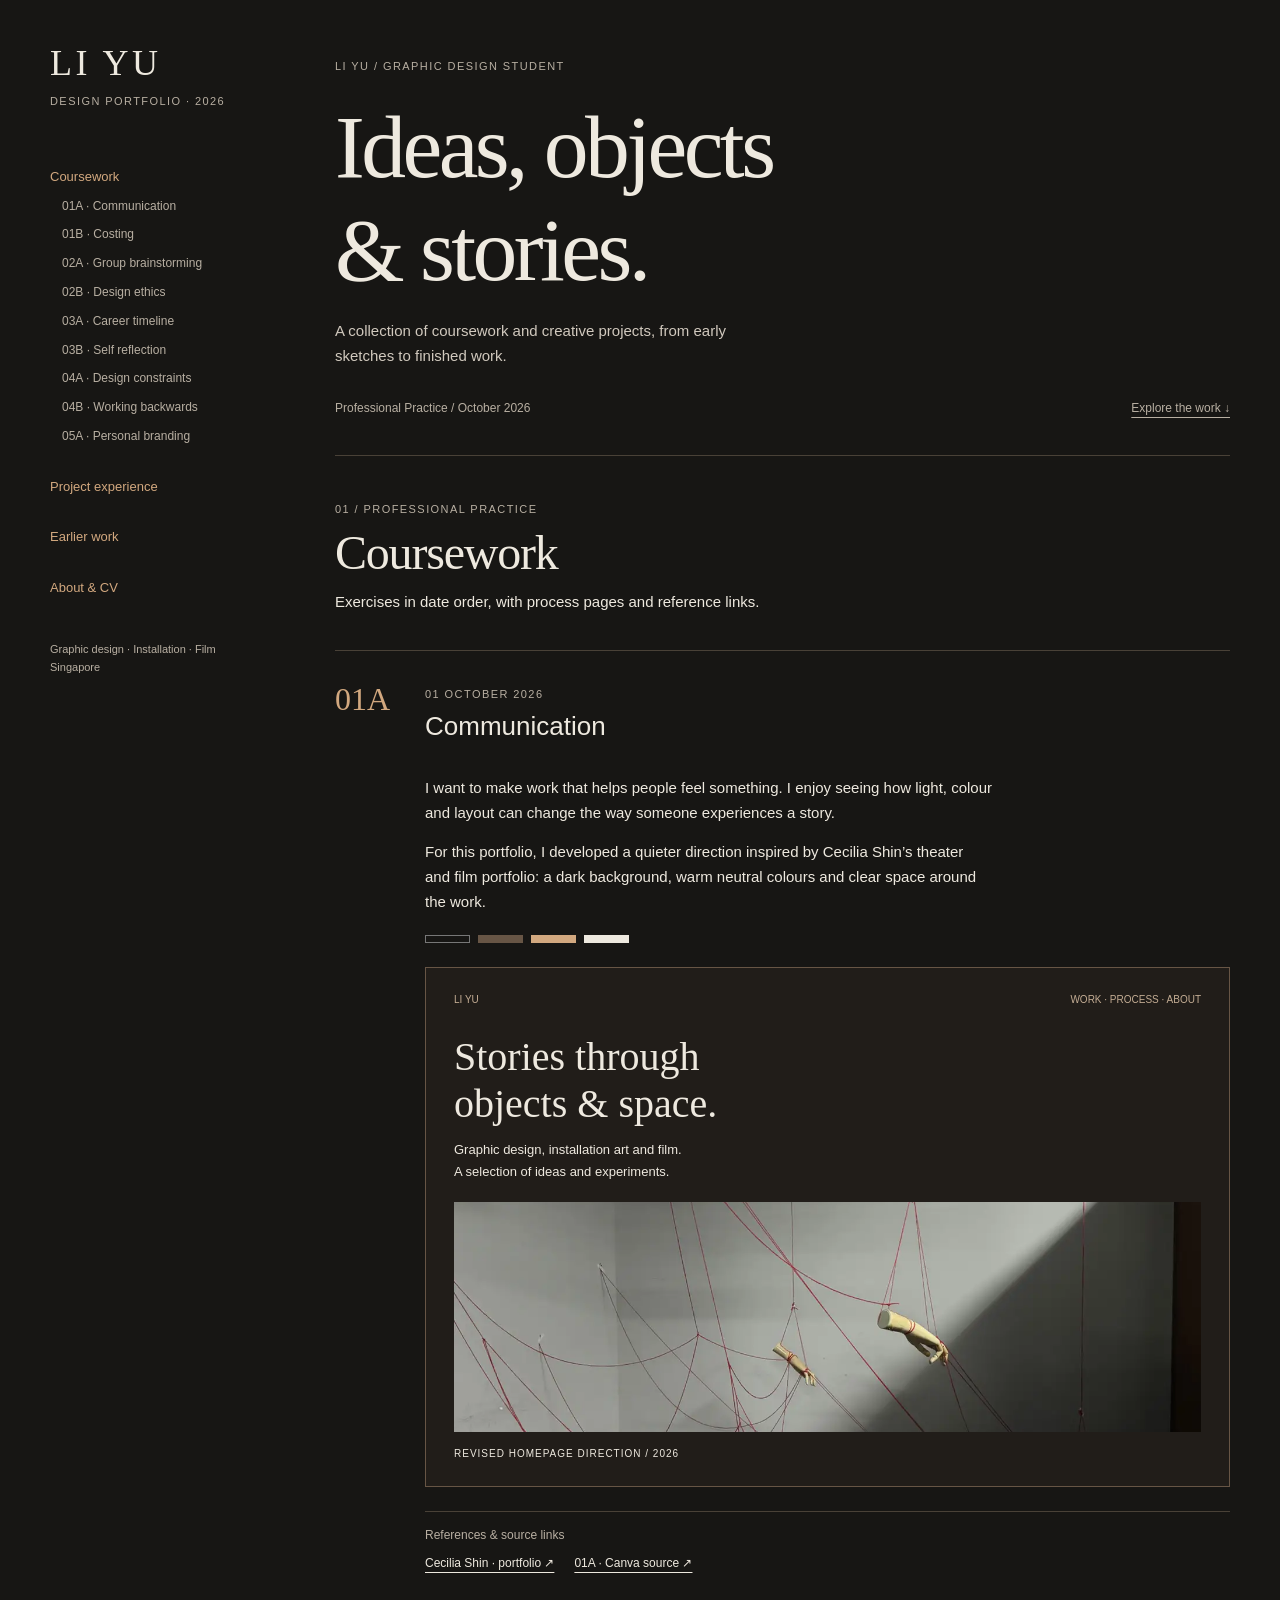
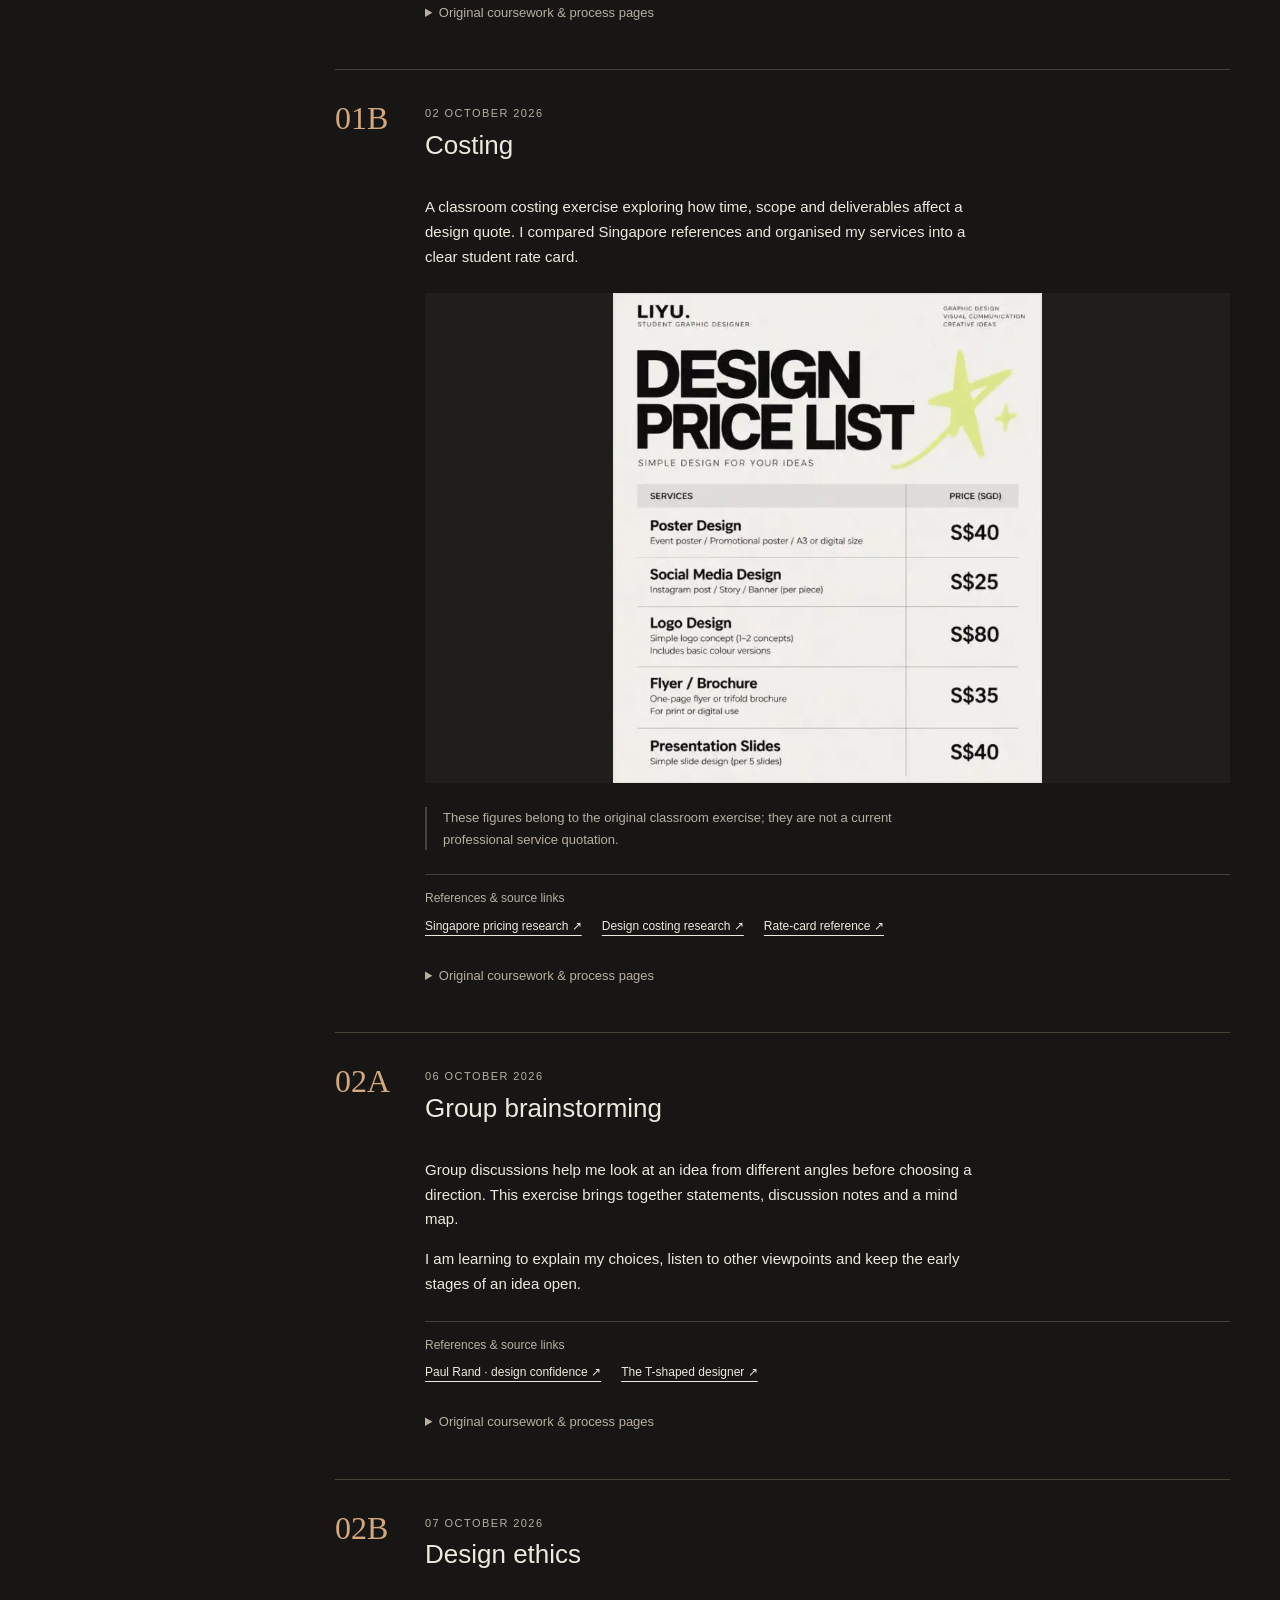
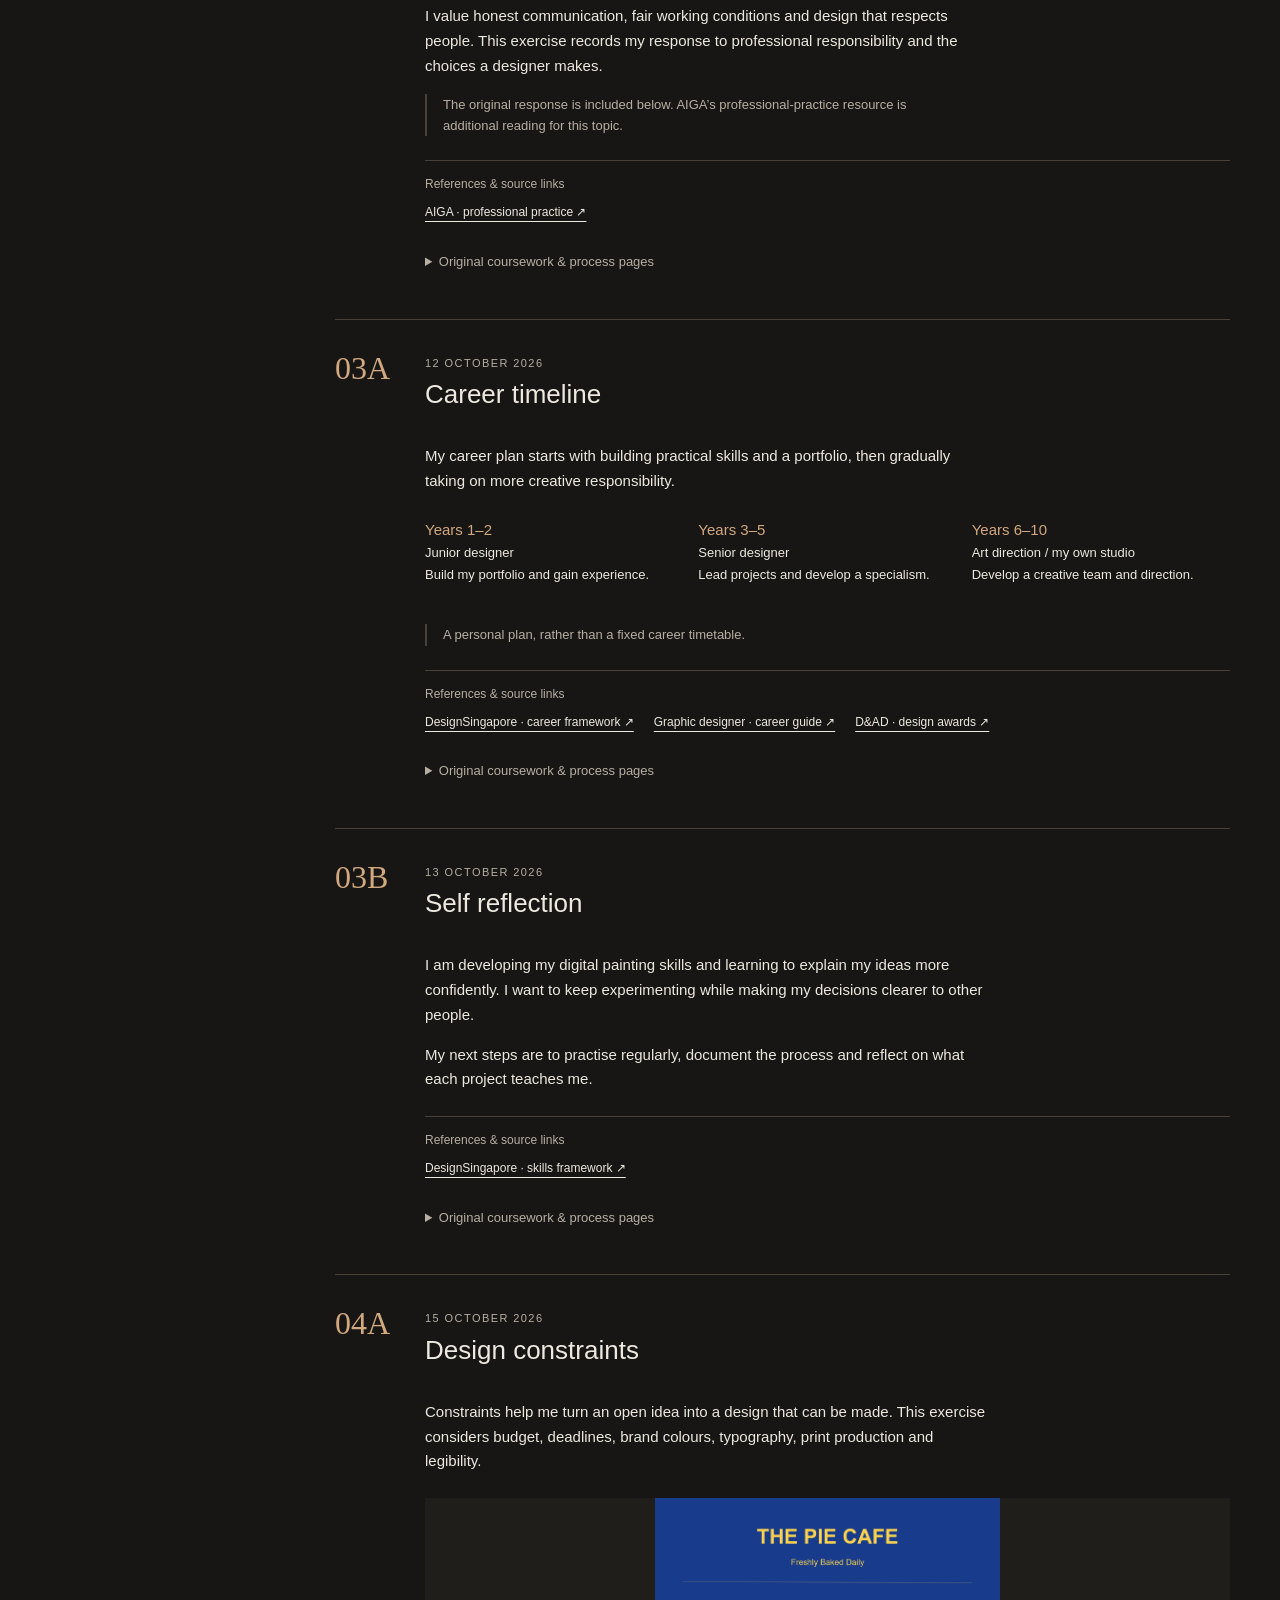
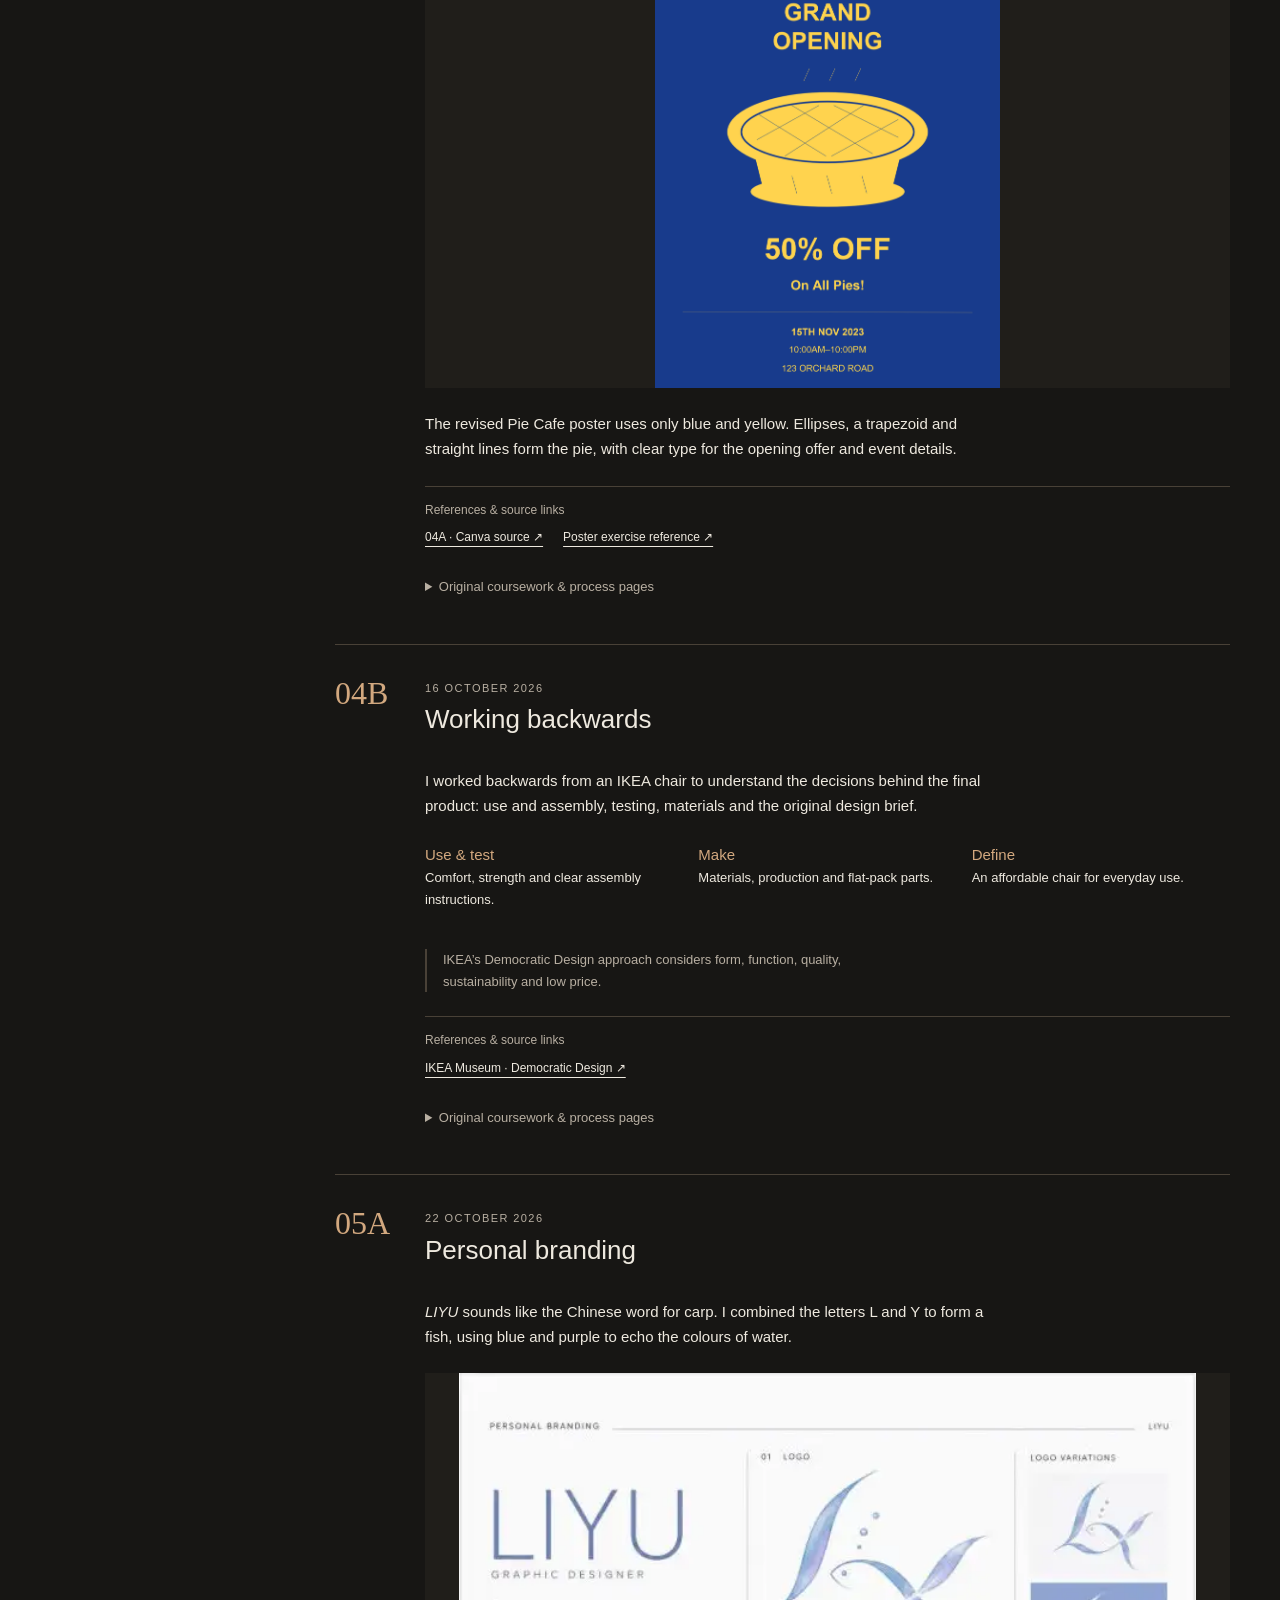
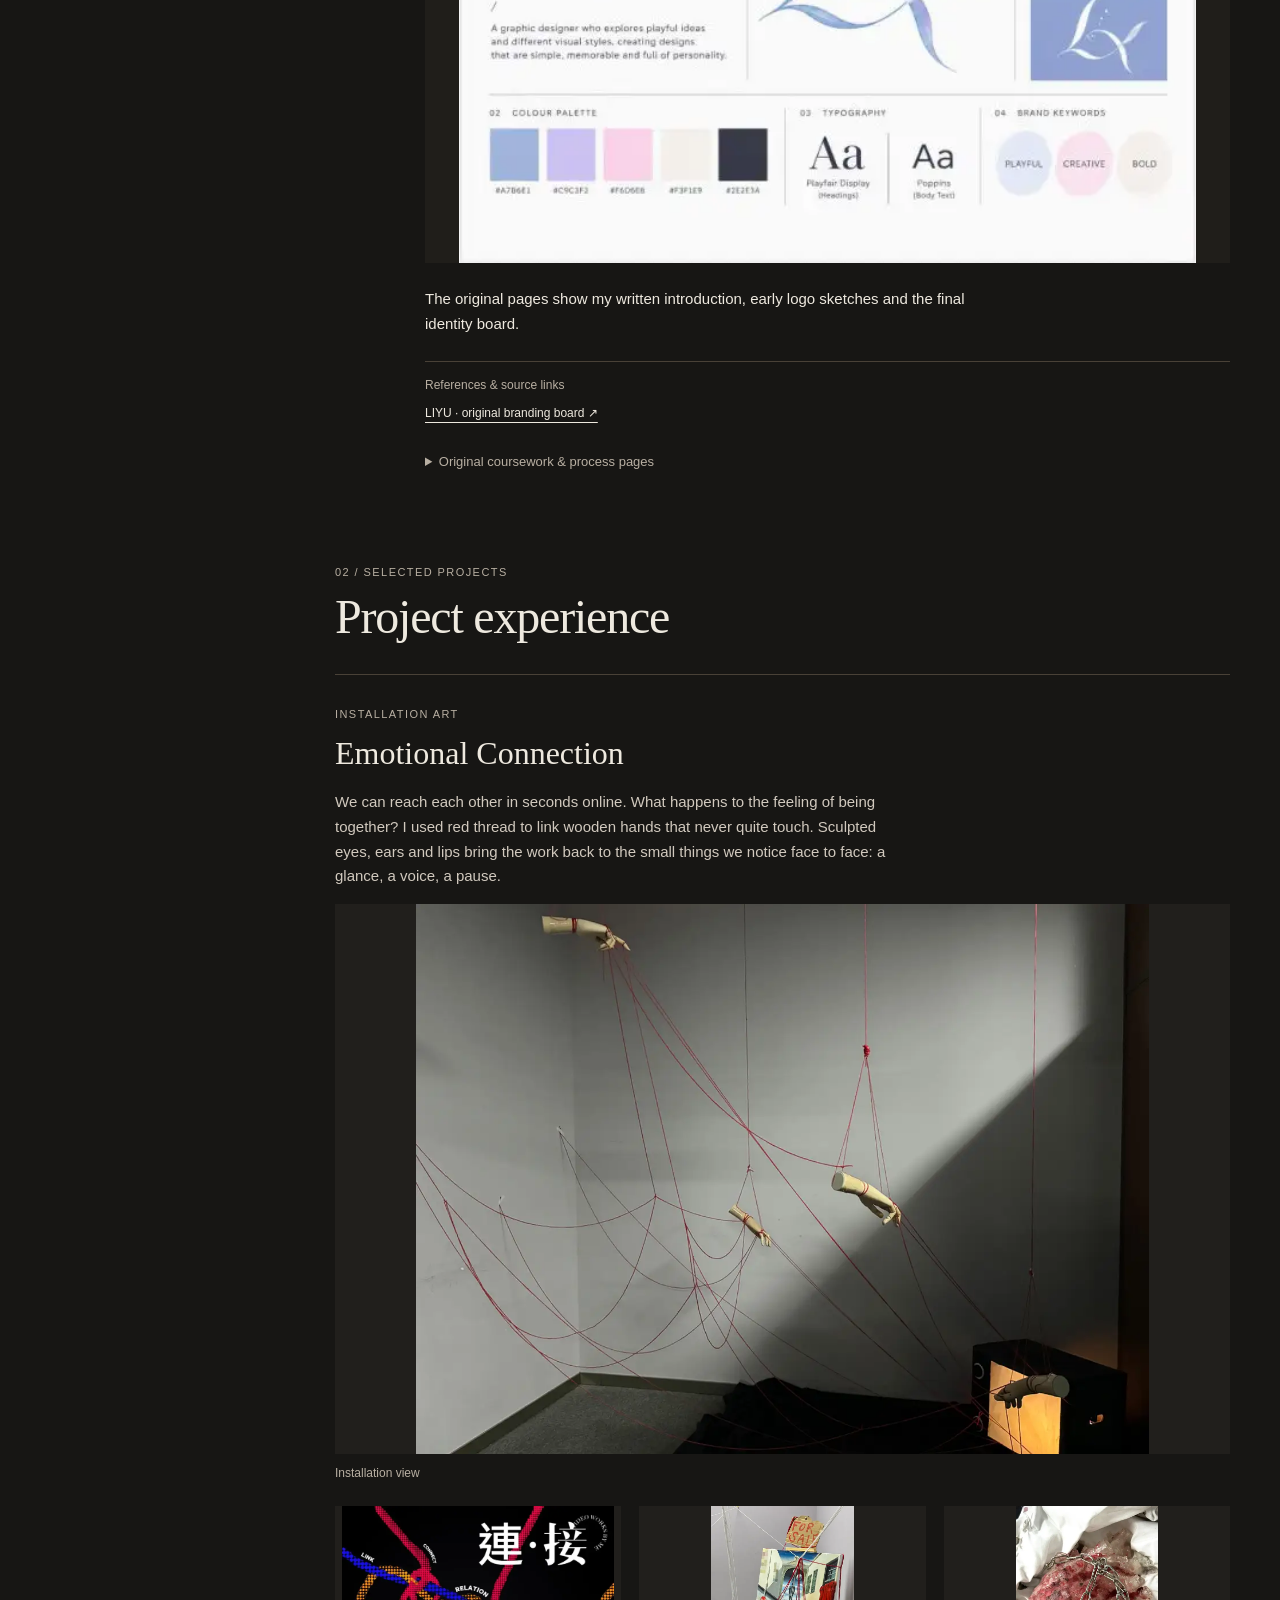
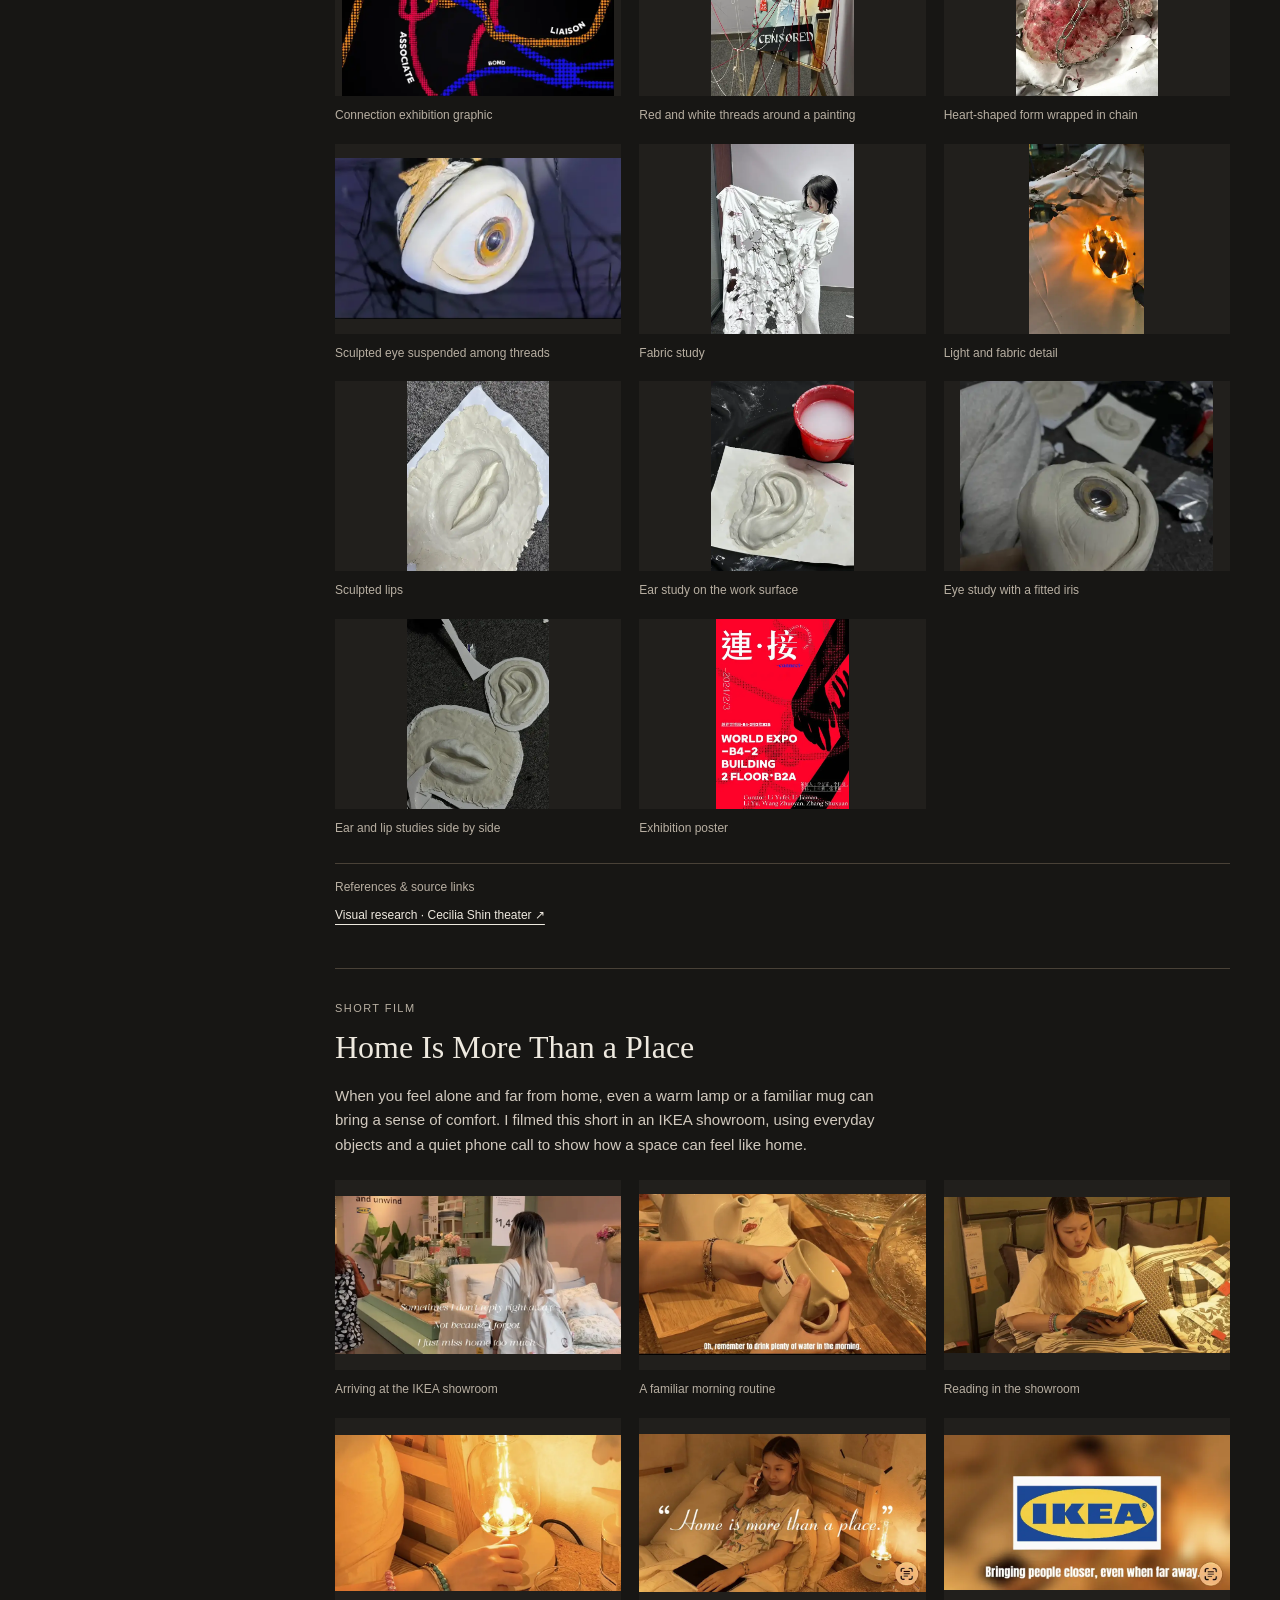
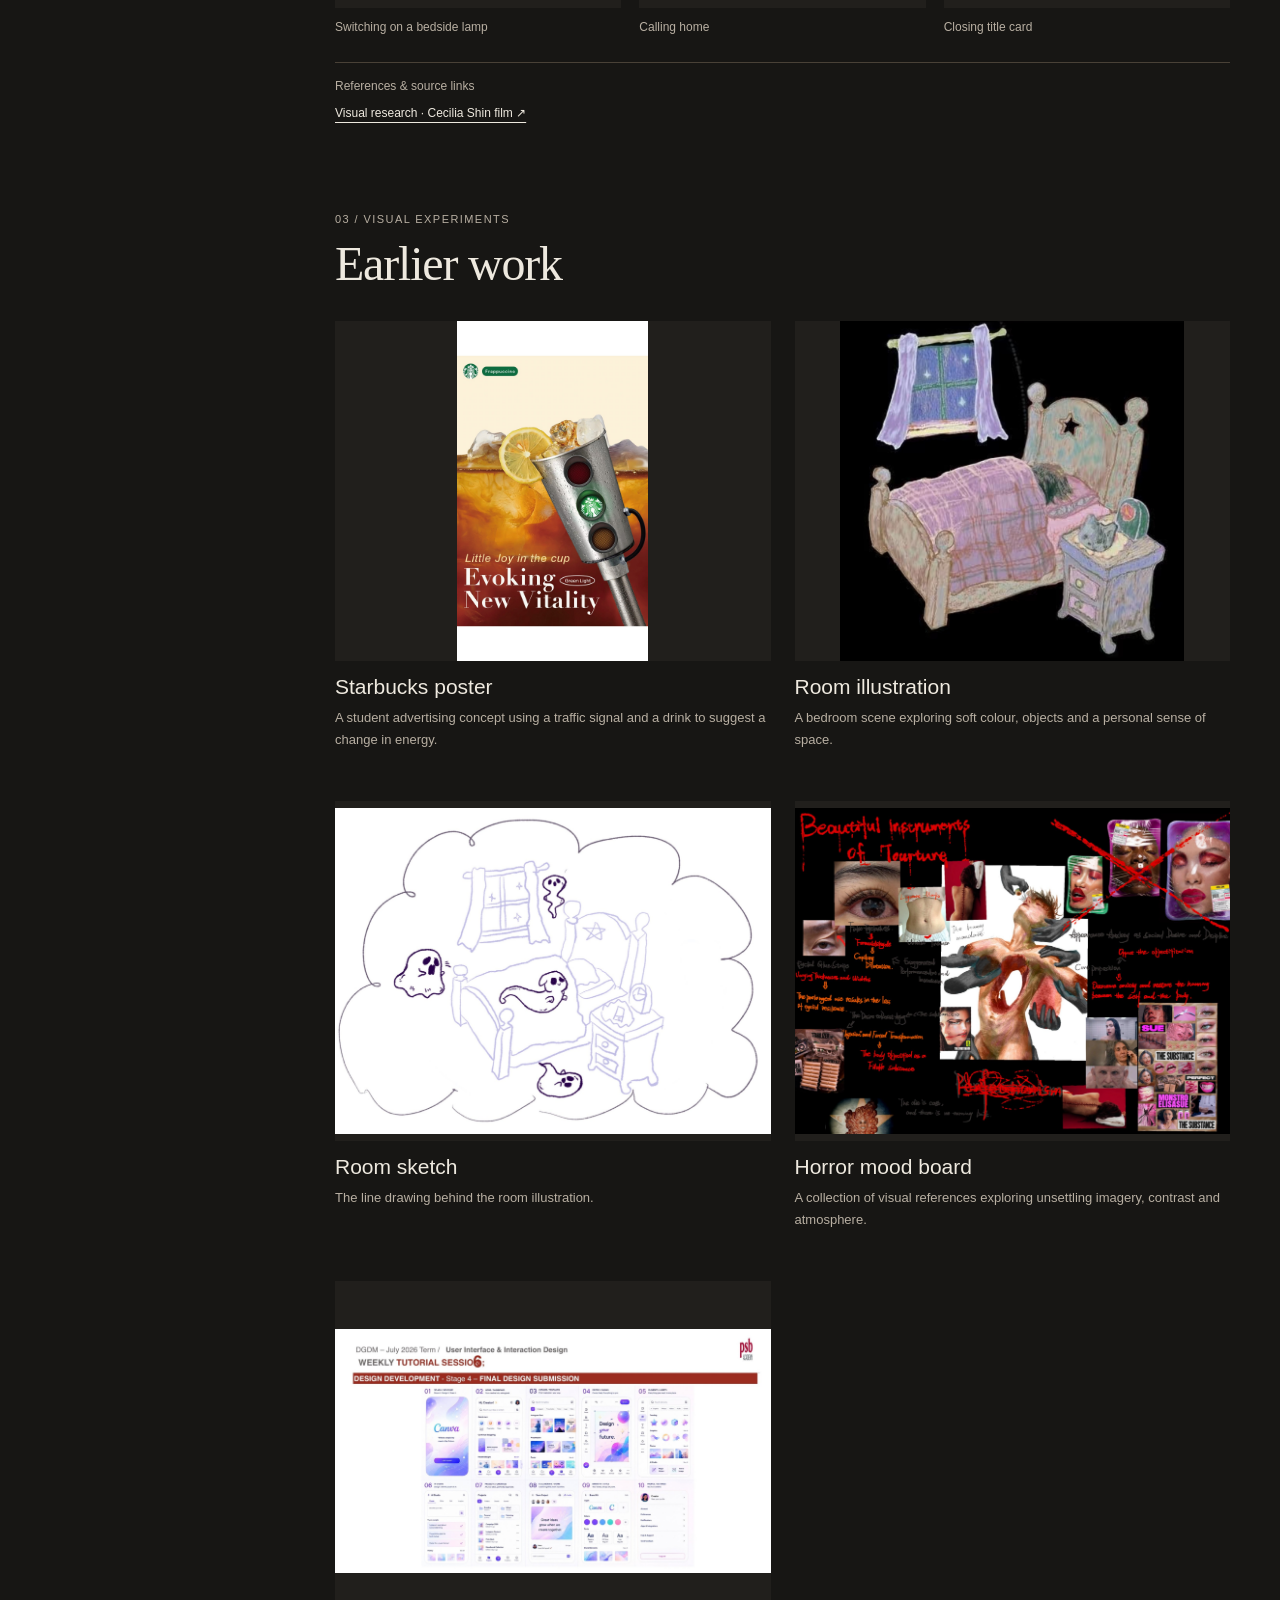
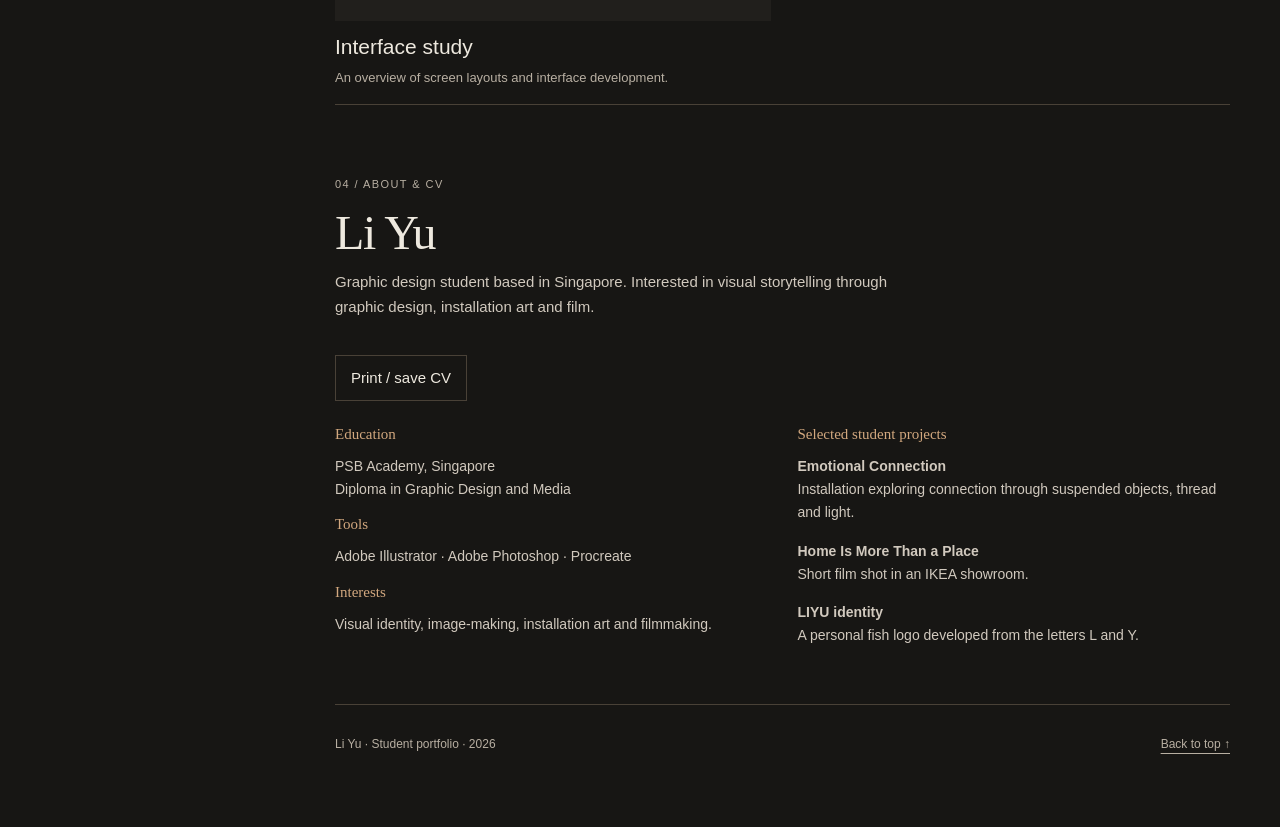
<file: index.html>
<!DOCTYPE html>
<html lang="en"><head><meta charset="utf-8"/><meta content="width=device-width, initial-scale=1" name="viewport"/><meta content="Li Yu's graphic design portfolio: coursework, installation art, film and visual experiments." name="description"/><meta content="#171614" name="theme-color"/><title>Li Yu — Design Portfolio 2026</title><link href="style.css" rel="stylesheet"/></head><body><a class="skip" href="#main">Skip to content</a><div class="layout"><aside class="sidebar"><a class="brand" href="#top">LI YU</a><span class="meta">Design portfolio · 2026</span><nav aria-label="Portfolio sections"><a class="nav-title" href="#coursework">Coursework</a><a class="sub" href="#exercise-01a">01A · Communication</a><a class="sub" href="#exercise-01b">01B · Costing</a><a class="sub" href="#exercise-02a">02A · Group brainstorming</a><a class="sub" href="#exercise-02b">02B · Design ethics</a><a class="sub" href="#exercise-03a">03A · Career timeline</a><a class="sub" href="#exercise-03b">03B · Self reflection</a><a class="sub" href="#exercise-04a">04A · Design constraints</a><a class="sub" href="#exercise-04b">04B · Working backwards</a><a class="sub" href="#exercise-05a">05A · Personal branding</a><a class="nav-title" href="#projects">Project experience</a><a class="nav-title" href="#earlier-work">Earlier work</a><a class="nav-title" href="#cv">About &amp; CV</a></nav><p class="foot">Graphic design · Installation · Film<br/>Singapore</p></aside><main id="main"><header class="intro" id="top"><span class="meta">Li Yu / Graphic design student</span><h1>Ideas, objects<br/>&amp; stories.</h1><p>A collection of coursework and creative projects, from early sketches to finished work.</p><div class="line"><span>Professional Practice / October 2026</span><a href="#coursework">Explore the work ↓</a></div></header><section id="coursework"><header class="sectionhead"><span class="meta">01 / Professional practice</span><h2>Coursework</h2><p>Exercises in date order, with process pages and reference links.</p></header><article class="exercise" id="exercise-01a"><div class="exercise-head"><span class="number">01A</span><div><span class="meta">01 October 2026</span><h3>Communication</h3></div></div><div class="exercise-body"><p>I want to make work that helps people feel something. I enjoy seeing how light, colour and layout can change the way someone experiences a story.</p><p>For this portfolio, I developed a quieter direction inspired by Cecilia Shin’s theater and film portfolio: a dark background, warm neutral colours and clear space around the work.</p><div aria-label="Charcoal, warm brown and ivory palette" class="palette"><span style="background:#171614;border:1px solid #777"></span><span style="background:#675545"></span><span style="background:#d2a87f"></span><span style="background:#eee9df"></span></div><div class="prototype"><div class="mini-nav"><span>LI YU</span><span>WORK · PROCESS · ABOUT</span></div><h4>Stories through<br/>objects &amp; space.</h4><p>Graphic design, installation art and film.<br/>A selection of ideas and experiments.</p><img alt="Emotional Connection installation in the revised homepage study" src="assets/installation-0.jpg"/><div class="mini-bottom">REVISED HOMEPAGE DIRECTION / 2026</div></div><div class="refs"><span>References &amp; source links</span><a href="https://www.ceciliashin.com/" rel="noopener noreferrer" target="_blank">Cecilia Shin · portfolio ↗</a><a href="https://canva.link/n44dmkdamdolrek" rel="noopener noreferrer" target="_blank">01A · Canva source ↗</a></div><details><summary>Original coursework &amp; process pages</summary><div class="pages"><figure><button aria-label="Enlarge Exercise 01A original page 1" class="zoom" type="button"><img alt="Exercise 01A original page 1" loading="lazy" src="assets/work-01-01.jpg"/></button><figcaption>Original coursework · page 1</figcaption></figure><figure><button aria-label="Enlarge Exercise 01A original page 2" class="zoom" type="button"><img alt="Exercise 01A original page 2" loading="lazy" src="assets/work-01-02.jpg"/></button><figcaption>Original coursework · page 2</figcaption></figure><figure><button aria-label="Enlarge Exercise 01A original page 3" class="zoom" type="button"><img alt="Exercise 01A original page 3" loading="lazy" src="assets/work-01-03.jpg"/></button><figcaption>Original coursework · page 3</figcaption></figure></div></details></div></article><article class="exercise" id="exercise-01b"><div class="exercise-head"><span class="number">01B</span><div><span class="meta">02 October 2026</span><h3>Costing</h3></div></div><div class="exercise-body"><p>A classroom costing exercise exploring how time, scope and deliverables affect a design quote. I compared Singapore references and organised my services into a clear student rate card.</p><div class="featured"><img alt="Design price list created for a classroom costing exercise" height="704" loading="lazy" src="assets/home-6.jpg" width="616"/></div><p class="reading">These figures belong to the original classroom exercise; they are not a current professional service quotation.</p><div class="refs"><span>References &amp; source links</span><a href="https://marketingagency.sg/graphic-design-cost-singapore/" rel="noopener noreferrer" target="_blank">Singapore pricing research ↗</a><a href="https://racercreativestudio.com/blog/how-much-graphic-designer-cost-singapore" rel="noopener noreferrer" target="_blank">Design costing research ↗</a><a href="https://www.drorstudio.com/rates" rel="noopener noreferrer" target="_blank">Rate-card reference ↗</a></div><details><summary>Original coursework &amp; process pages</summary><div class="pages"><figure><button aria-label="Enlarge Exercise 01B original page 1" class="zoom" type="button"><img alt="Exercise 01B original page 1" loading="lazy" src="assets/work-02-01.jpg"/></button><figcaption>Original coursework · page 1</figcaption></figure><figure><button aria-label="Enlarge Exercise 01B original page 2" class="zoom" type="button"><img alt="Exercise 01B original page 2" loading="lazy" src="assets/work-02-02.jpg"/></button><figcaption>Original coursework · page 2</figcaption></figure></div></details></div></article><article class="exercise" id="exercise-02a"><div class="exercise-head"><span class="number">02A</span><div><span class="meta">06 October 2026</span><h3>Group brainstorming</h3></div></div><div class="exercise-body"><p>Group discussions help me look at an idea from different angles before choosing a direction. This exercise brings together statements, discussion notes and a mind map.</p><p>I am learning to explain my choices, listen to other viewpoints and keep the early stages of an idea open.</p><div class="refs"><span>References &amp; source links</span><a href="http://idsgn.org/posts/steve-jobs-and-paul-rand-the-impact-of-confidence/" rel="noopener noreferrer" target="_blank">Paul Rand · design confidence ↗</a><a href="http://www.core77.com/blog/columns/is_it_time_to_rethink_the_t-shaped_designer_17426.asp" rel="noopener noreferrer" target="_blank">The T-shaped designer ↗</a></div><details><summary>Original coursework &amp; process pages</summary><div class="pages"><figure><button aria-label="Enlarge Exercise 02A original page 1" class="zoom" type="button"><img alt="Exercise 02A original page 1" loading="lazy" src="assets/work-03-01.jpg"/></button><figcaption>Original coursework · page 1</figcaption></figure><figure><button aria-label="Enlarge Exercise 02A original page 2" class="zoom" type="button"><img alt="Exercise 02A original page 2" loading="lazy" src="assets/work-03-02.jpg"/></button><figcaption>Original coursework · page 2</figcaption></figure><figure><button aria-label="Enlarge Exercise 02A original page 3" class="zoom" type="button"><img alt="Exercise 02A original page 3" loading="lazy" src="assets/work-03-03.jpg"/></button><figcaption>Original coursework · page 3</figcaption></figure></div></details></div></article><article class="exercise" id="exercise-02b"><div class="exercise-head"><span class="number">02B</span><div><span class="meta">07 October 2026</span><h3>Design ethics</h3></div></div><div class="exercise-body"><p>I value honest communication, fair working conditions and design that respects people. This exercise records my response to professional responsibility and the choices a designer makes.</p><p class="reading">The original response is included below. AIGA’s professional-practice resource is additional reading for this topic.</p><div class="refs"><span>References &amp; source links</span><a href="https://www.aiga.org/resources/aiga-standards-of-professional-practice" rel="noopener noreferrer" target="_blank">AIGA · professional practice ↗</a></div><details><summary>Original coursework &amp; process pages</summary><div class="pages"><figure><button aria-label="Enlarge Exercise 02B original page 1" class="zoom" type="button"><img alt="Exercise 02B original page 1" loading="lazy" src="assets/work-04-01.jpg"/></button><figcaption>Original coursework · page 1</figcaption></figure></div></details></div></article><article class="exercise" id="exercise-03a"><div class="exercise-head"><span class="number">03A</span><div><span class="meta">12 October 2026</span><h3>Career timeline</h3></div></div><div class="exercise-body"><p>My career plan starts with building practical skills and a portfolio, then gradually taking on more creative responsibility.</p><div class="timeline"><div><b>Years 1–2</b><p>Junior designer<br/>Build my portfolio and gain experience.</p></div><div><b>Years 3–5</b><p>Senior designer<br/>Lead projects and develop a specialism.</p></div><div><b>Years 6–10</b><p>Art direction / my own studio<br/>Develop a creative team and direction.</p></div></div><p class="reading">A personal plan, rather than a fixed career timetable.</p><div class="refs"><span>References &amp; source links</span><a href="https://designsingapore.org/initiatives/skills-framework-for-design/" rel="noopener noreferrer" target="_blank">DesignSingapore · career framework ↗</a><a href="https://discover.nyc.gov.sg/toolkit/careers/graphic-designer" rel="noopener noreferrer" target="_blank">Graphic designer · career guide ↗</a><a href="https://www.dandad.org/awards/d-ad-awards" rel="noopener noreferrer" target="_blank">D&amp;AD · design awards ↗</a></div><details><summary>Original coursework &amp; process pages</summary><div class="pages"><figure><button aria-label="Enlarge Exercise 03A original page 1" class="zoom" type="button"><img alt="Exercise 03A original page 1" loading="lazy" src="assets/work-05-01.jpg"/></button><figcaption>Original coursework · page 1</figcaption></figure><figure><button aria-label="Enlarge Exercise 03A original page 2" class="zoom" type="button"><img alt="Exercise 03A original page 2" loading="lazy" src="assets/work-05-02.jpg"/></button><figcaption>Original coursework · page 2</figcaption></figure></div></details></div></article><article class="exercise" id="exercise-03b"><div class="exercise-head"><span class="number">03B</span><div><span class="meta">13 October 2026</span><h3>Self reflection</h3></div></div><div class="exercise-body"><p>I am developing my digital painting skills and learning to explain my ideas more confidently. I want to keep experimenting while making my decisions clearer to other people.</p><p>My next steps are to practise regularly, document the process and reflect on what each project teaches me.</p><div class="refs"><span>References &amp; source links</span><a href="https://designsingapore.org/initiatives/skills-framework-for-design/" rel="noopener noreferrer" target="_blank">DesignSingapore · skills framework ↗</a></div><details><summary>Original coursework &amp; process pages</summary><div class="pages"><figure><button aria-label="Enlarge Exercise 03B original page 1" class="zoom" type="button"><img alt="Exercise 03B original page 1" loading="lazy" src="assets/work-06-01.jpg"/></button><figcaption>Original coursework · page 1</figcaption></figure></div></details></div></article><article class="exercise" id="exercise-04a"><div class="exercise-head"><span class="number">04A</span><div><span class="meta">15 October 2026</span><h3>Design constraints</h3></div></div><div class="exercise-body"><p>Constraints help me turn an open idea into a design that can be made. This exercise considers budget, deadlines, brand colours, typography, print production and legibility.</p><div class="featured"><button aria-label="Enlarge corrected The Pie Cafe poster" class="zoom" type="button"><img alt="Corrected The Pie Cafe poster in blue and yellow, with a pie constructed from basic shapes" loading="lazy" src="assets/pie-cafe-corrected.png"/></button></div><p>The revised Pie Cafe poster uses only blue and yellow. Ellipses, a trapezoid and straight lines form the pie, with clear type for the opening offer and event details.</p><div class="refs"><span>References &amp; source links</span><a href="https://www.canva.com/d/ESpkXJVU6RUlL6G" rel="noopener noreferrer" target="_blank">04A · Canva source ↗</a><a href="https://khsj.cn/8y10f46abv2wzrd" rel="noopener noreferrer" target="_blank">Poster exercise reference ↗</a></div><details><summary>Original coursework &amp; process pages</summary><div class="pages"><figure><button aria-label="Enlarge Exercise 04A original page 1" class="zoom" type="button"><img alt="Exercise 04A original page 1" loading="lazy" src="assets/work-07-01.jpg"/></button><figcaption>Original coursework · page 1</figcaption></figure><figure><button aria-label="Enlarge Exercise 04A original page 3" class="zoom" type="button"><img alt="Exercise 04A original page 3" loading="lazy" src="assets/work-07-03.jpg"/></button><figcaption>Original coursework · page 3</figcaption></figure><figure><button aria-label="Enlarge Exercise 04A original page 4" class="zoom" type="button"><img alt="Exercise 04A original page 4" loading="lazy" src="assets/work-07-04.jpg"/></button><figcaption>Original coursework · page 4</figcaption></figure></div></details></div></article><article class="exercise" id="exercise-04b"><div class="exercise-head"><span class="number">04B</span><div><span class="meta">16 October 2026</span><h3>Working backwards</h3></div></div><div class="exercise-body"><p>I worked backwards from an IKEA chair to understand the decisions behind the final product: use and assembly, testing, materials and the original design brief.</p><div class="timeline"><div><b>Use &amp; test</b><p>Comfort, strength and clear assembly instructions.</p></div><div><b>Make</b><p>Materials, production and flat-pack parts.</p></div><div><b>Define</b><p>An affordable chair for everyday use.</p></div></div><p class="reading">IKEA’s Democratic Design approach considers form, function, quality, sustainability and low price.</p><div class="refs"><span>References &amp; source links</span><a href="https://ikeamuseum.com/en/whats-on/exhibitions/the-story-of-ikea/democratic-design/" rel="noopener noreferrer" target="_blank">IKEA Museum · Democratic Design ↗</a></div><details><summary>Original coursework &amp; process pages</summary><div class="pages"><figure><button aria-label="Enlarge Exercise 04B original page 1" class="zoom" type="button"><img alt="Exercise 04B original page 1" loading="lazy" src="assets/work-08-01.jpg"/></button><figcaption>Original coursework · page 1</figcaption></figure></div></details></div></article><article class="exercise" id="exercise-05a"><div class="exercise-head"><span class="number">05A</span><div><span class="meta">22 October 2026</span><h3>Personal branding</h3></div></div><div class="exercise-body"><p><em>LIYU</em> sounds like the Chinese word for carp. I combined the letters L and Y to form a fish, using blue and purple to echo the colours of water.</p><div class="featured"><img alt="LIYU personal identity: fish logo, colour palette and typography" height="410" loading="lazy" src="assets/home-0.jpg" width="616"/></div><p>The original pages show my written introduction, early logo sketches and the final identity board.</p><div class="refs"><span>References &amp; source links</span><a href="https://canva.link/nlbry64p6wbvw9e" rel="noopener noreferrer" target="_blank">LIYU · original branding board ↗</a></div><details><summary>Original coursework &amp; process pages</summary><div class="pages"><figure><button aria-label="Enlarge Exercise 05A original page 1" class="zoom" type="button"><img alt="Exercise 05A original page 1" loading="lazy" src="assets/work-09-01.jpg"/></button><figcaption>Original coursework · page 1</figcaption></figure><figure><button aria-label="Enlarge Exercise 05A original page 2" class="zoom" type="button"><img alt="Exercise 05A original page 2" loading="lazy" src="assets/work-09-02.jpg"/></button><figcaption>Original coursework · page 2</figcaption></figure><figure><button aria-label="Enlarge Exercise 05A original page 3" class="zoom" type="button"><img alt="Exercise 05A original page 3" loading="lazy" src="assets/work-09-03.jpg"/></button><figcaption>Original coursework · page 3</figcaption></figure></div></details></div></article></section><section id="projects"><header class="sectionhead"><span class="meta">02 / Selected projects</span><h2>Project experience</h2></header><article class="project" id="emotional-connection"><span class="meta">Installation art</span><h3>Emotional Connection</h3><p>We can reach each other in seconds online. What happens to the feeling of being together? I used red thread to link wooden hands that never quite touch. Sculpted eyes, ears and lips bring the work back to the small things we notice face to face: a glance, a voice, a pause.</p><figure><button aria-label="Enlarge Emotional Connection installation" class="zoom" type="button"><img alt="Emotional Connection installation" class="full-photo" loading="lazy" src="assets/installation-0.jpg"/></button><figcaption>Installation view</figcaption></figure><div class="gallery"><figure><button aria-label="Enlarge Connection exhibition graphic" class="zoom" type="button"><img alt="Connection exhibition graphic" loading="lazy" src="assets/installation-1.jpg"/></button><figcaption>Connection exhibition graphic</figcaption></figure><figure><button aria-label="Enlarge Red and white threads around a painting" class="zoom" type="button"><img alt="Red and white threads around a painting" loading="lazy" src="assets/installation-2.jpg"/></button><figcaption>Red and white threads around a painting</figcaption></figure><figure><button aria-label="Enlarge Heart-shaped form wrapped in chain" class="zoom" type="button"><img alt="Heart-shaped form wrapped in chain" loading="lazy" src="assets/installation-3.jpg"/></button><figcaption>Heart-shaped form wrapped in chain</figcaption></figure><figure><button aria-label="Enlarge Sculpted eye suspended among threads" class="zoom" type="button"><img alt="Sculpted eye suspended among threads" loading="lazy" src="assets/installation-4.jpg"/></button><figcaption>Sculpted eye suspended among threads</figcaption></figure><figure><button aria-label="Enlarge Fabric study" class="zoom" type="button"><img alt="Fabric study" loading="lazy" src="assets/installation-5.jpg"/></button><figcaption>Fabric study</figcaption></figure><figure><button aria-label="Enlarge Light and fabric detail" class="zoom" type="button"><img alt="Light and fabric detail" loading="lazy" src="assets/installation-6.jpg"/></button><figcaption>Light and fabric detail</figcaption></figure><figure><button aria-label="Enlarge Sculpted lips" class="zoom" type="button"><img alt="Sculpted lips" loading="lazy" src="assets/installation-7.jpg"/></button><figcaption>Sculpted lips</figcaption></figure><figure><button aria-label="Enlarge Ear study on the work surface" class="zoom" type="button"><img alt="Ear study on the work surface" loading="lazy" src="assets/installation-8.jpg"/></button><figcaption>Ear study on the work surface</figcaption></figure><figure><button aria-label="Enlarge Eye study with a fitted iris" class="zoom" type="button"><img alt="Eye study with a fitted iris" loading="lazy" src="assets/installation-9.jpg"/></button><figcaption>Eye study with a fitted iris</figcaption></figure><figure><button aria-label="Enlarge Ear and lip studies side by side" class="zoom" type="button"><img alt="Ear and lip studies side by side" loading="lazy" src="assets/installation-10.jpg"/></button><figcaption>Ear and lip studies side by side</figcaption></figure><figure><button aria-label="Enlarge Exhibition poster" class="zoom" type="button"><img alt="Exhibition poster" loading="lazy" src="assets/installation-11.jpg"/></button><figcaption>Exhibition poster</figcaption></figure></div><div class="refs"><span>References &amp; source links</span><a href="https://www.ceciliashin.com/theater" rel="noopener noreferrer" target="_blank">Visual research · Cecilia Shin theater ↗</a></div></article><article class="project" id="ikea-film"><span class="meta">Short film</span><h3>Home Is More Than a Place</h3><p>When you feel alone and far from home, even a warm lamp or a familiar mug can bring a sense of comfort. I filmed this short in an IKEA showroom, using everyday objects and a quiet phone call to show how a space can feel like home.</p><div class="gallery"><figure><button aria-label="Enlarge Arriving at the IKEA showroom" class="zoom" type="button"><img alt="Arriving at the IKEA showroom" loading="lazy" src="assets/film-0.jpg"/></button><figcaption>Arriving at the IKEA showroom</figcaption></figure><figure><button aria-label="Enlarge A familiar morning routine" class="zoom" type="button"><img alt="A familiar morning routine" loading="lazy" src="assets/film-1.jpg"/></button><figcaption>A familiar morning routine</figcaption></figure><figure><button aria-label="Enlarge Reading in the showroom" class="zoom" type="button"><img alt="Reading in the showroom" loading="lazy" src="assets/film-2.jpg"/></button><figcaption>Reading in the showroom</figcaption></figure><figure><button aria-label="Enlarge Switching on a bedside lamp" class="zoom" type="button"><img alt="Switching on a bedside lamp" loading="lazy" src="assets/film-3.jpg"/></button><figcaption>Switching on a bedside lamp</figcaption></figure><figure><button aria-label="Enlarge Calling home" class="zoom" type="button"><img alt="Calling home" loading="lazy" src="assets/film-4.jpg"/></button><figcaption>Calling home</figcaption></figure><figure><button aria-label="Enlarge Closing title card" class="zoom" type="button"><img alt="Closing title card" loading="lazy" src="assets/film-5.jpg"/></button><figcaption>Closing title card</figcaption></figure></div><div class="refs"><span>References &amp; source links</span><a href="https://www.ceciliashin.com/film" rel="noopener noreferrer" target="_blank">Visual research · Cecilia Shin film ↗</a></div></article></section><section id="earlier-work"><header class="sectionhead"><span class="meta">03 / Visual experiments</span><h2>Earlier work</h2></header><div class="earlier"><article><figure><button aria-label="Enlarge Starbucks poster" class="zoom" type="button"><img alt="Starbucks poster" loading="lazy" src="assets/starbucks-poster.jpg"/></button></figure><h3>Starbucks poster</h3><p>A student advertising concept using a traffic signal and a drink to suggest a change in energy.</p></article><article><figure><button aria-label="Enlarge Room illustration" class="zoom" type="button"><img alt="Room illustration" loading="lazy" src="assets/room-render.jpg"/></button></figure><h3>Room illustration</h3><p>A bedroom scene exploring soft colour, objects and a personal sense of space.</p></article><article><figure><button aria-label="Enlarge Room sketch" class="zoom" type="button"><img alt="Room sketch" loading="lazy" src="assets/room-sketch.jpg"/></button></figure><h3>Room sketch</h3><p>The line drawing behind the room illustration.</p></article><article><figure><button aria-label="Enlarge Horror mood board" class="zoom" type="button"><img alt="Horror mood board" loading="lazy" src="assets/horror-moodboard.jpg"/></button></figure><h3>Horror mood board</h3><p>A collection of visual references exploring unsettling imagery, contrast and atmosphere.</p></article><article><figure><button aria-label="Enlarge Interface study" class="zoom" type="button"><img alt="Interface study" loading="lazy" src="assets/ui-study.jpg"/></button></figure><h3>Interface study</h3><p>An overview of screen layouts and interface development.</p></article></div></section><section class="project" id="cv"><header class="sectionhead"><span class="meta">04 / About &amp; CV</span><h2>Li Yu</h2><p>Graphic design student based in Singapore. Interested in visual storytelling through graphic design, installation art and film.</p></header><button class="print-button" id="print-cv" type="button">Print / save CV</button><div class="cv-grid"><div><h3>Education</h3><p>PSB Academy, Singapore<br/>Diploma in Graphic Design and Media</p><h3>Tools</h3><p>Adobe Illustrator · Adobe Photoshop · Procreate</p><h3>Interests</h3><p>Visual identity, image-making, installation art and filmmaking.</p></div><div><h3>Selected student projects</h3><p><strong>Emotional Connection</strong><br/>Installation exploring connection through suspended objects, thread and light.</p><p><strong>Home Is More Than a Place</strong><br/>Short film shot in an IKEA showroom.</p><p><strong>LIYU identity</strong><br/>A personal fish logo developed from the letters L and Y.</p></div></div></section><footer class="footer"><span>Li Yu · Student portfolio · 2026</span><a href="#top">Back to top ↑</a></footer></main></div><dialog aria-label="Enlarged artwork"><div class="dialogbar"><span id="image-label"></span><form method="dialog"><button autofocus="">Close</button></form></div><img alt="" id="preview-image"/></dialog><script src="app.js"></script></body></html>
</file>
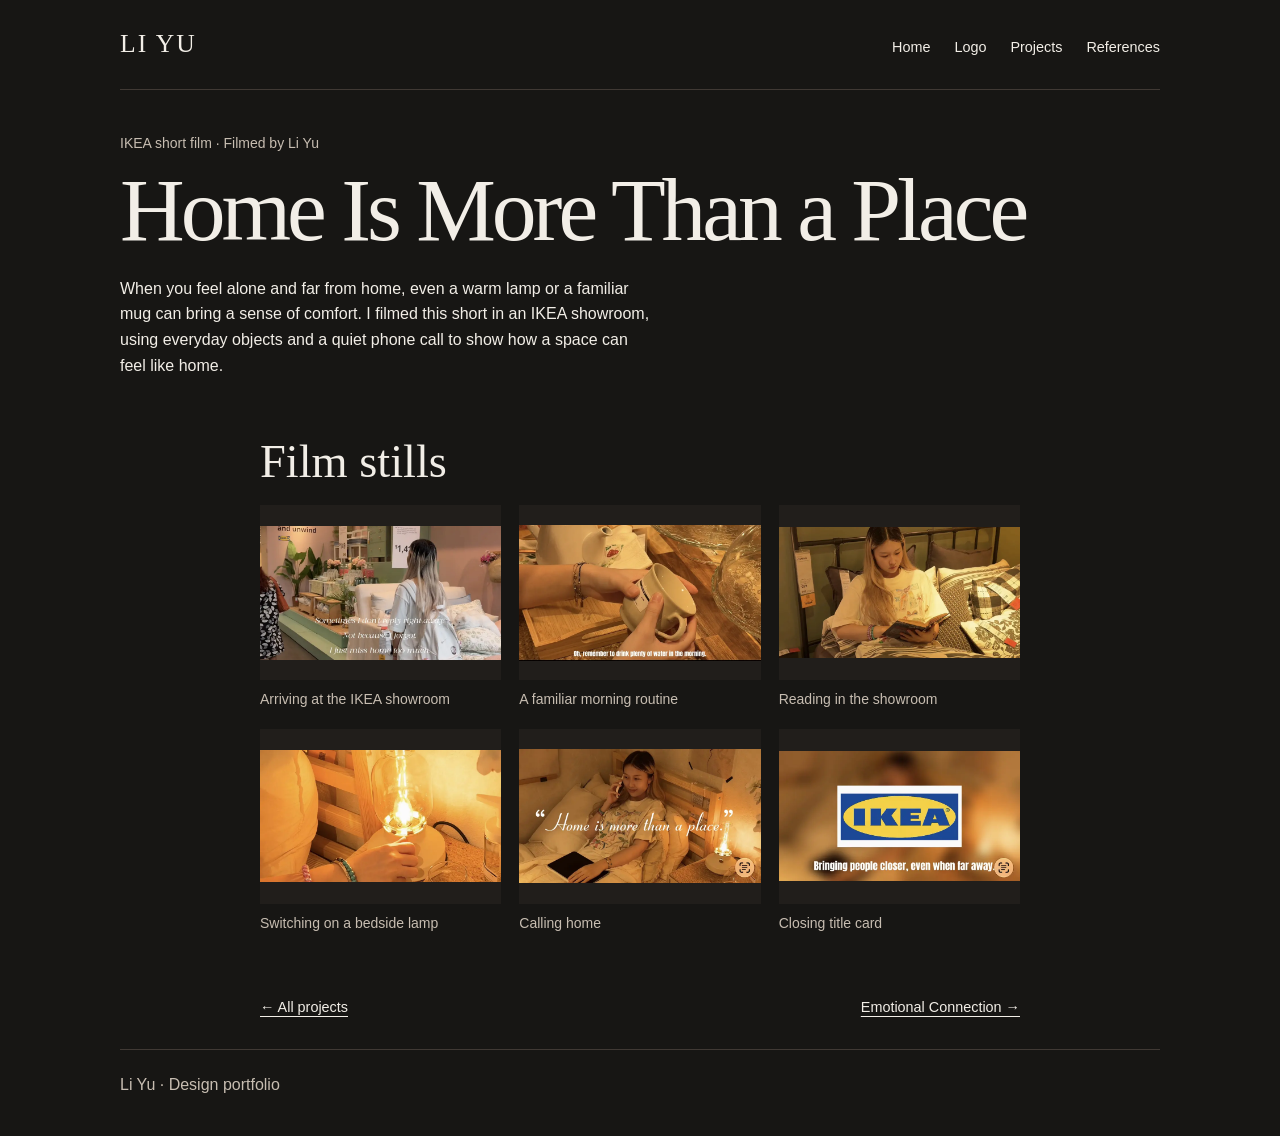
<file: ikea-short-film.html>
<!doctype html><html lang="en"><head><meta charset="utf-8"><meta name="viewport" content="width=device-width,initial-scale=1"><title>Home Is More Than a Place | Li Yu</title><style>
:root{color-scheme:dark;--ink:#f2eee7;--muted:#c7bdb1;--line:#403934;--accent:#efb1a5}
*{box-sizing:border-box}
body{margin:0;background:#151413;color:var(--ink);font:1rem/1.6 Arial,Helvetica,sans-serif}
.site-header,main,.site-footer{width:min(1140px,calc(100% - 64px));margin-inline:auto}
.site-header{display:flex;align-items:baseline;justify-content:space-between;gap:16px;flex-wrap:wrap;padding:24px 0;border-bottom:1px solid var(--line)}
.site-name{font-family:Georgia,serif;font-size:1.6rem;letter-spacing:.08em;text-decoration:none}
nav{display:flex;gap:12px 24px;flex-wrap:wrap;font-size:.9rem}
a{color:inherit;text-underline-offset:.28em}
a:hover{color:var(--accent)}
a:focus-visible{outline:2px solid var(--accent);outline-offset:4px}
section[id]{scroll-margin-top:18px}
h1,h2,h3,p,figure{margin:0}
h1,h2,h3{font-weight:400;line-height:1.1}
h1,h2{font-family:Georgia,serif}
h1{font-size:clamp(2.6rem,7vw,6rem);letter-spacing:-.045em}
h2{font-size:clamp(1.65rem,4vw,2.9rem)}
h3{font-size:1.25rem}
p{max-width:60ch}
p+p{margin-top:.7em}
img{display:block;width:100%;height:auto}
figcaption,.mini-label,.eyebrow,small,.sectiontitle p{color:var(--muted);font-size:.875rem}
figcaption{padding-top:8px}
figcaption p{margin-top:8px}
.eyebrow,.mini-label{display:block;margin-bottom:7px}
.lead{padding:56px 0 24px}
.lead .eyebrow{color:var(--accent)}
.lead p{margin:15px 0 28px}
.gallery,.references{padding:32px 0}
.gallery h2,.references h2,.process h2,.about h2,.sectiontitle,.future h2{margin-bottom:18px}
.grid,.pair,.process-grid{display:grid;grid-template-columns:repeat(2,minmax(0,1fr));gap:26px;align-items:start}
.gallery img{max-height:540px;object-fit:contain;object-position:left center}
.gallery .poster img{max-height:520px}
.references{border-top:1px solid var(--line);margin-top:12px}
.reference-intro{margin-bottom:20px}
.references h3{margin-bottom:6px}
.references img{aspect-ratio:3/2;object-fit:contain;background:#1c1a18}
main>section:not(.installation),.sources{border-top:1px solid var(--line);padding:36px 0}
.feature{margin-bottom:30px}
.feature img{max-height:650px;object-fit:contain;object-position:left center}
.copy{padding-top:10px}
.copy p,.note-card p,.timeline p{margin-top:8px}
.notes,.timeline{display:grid;grid-template-columns:repeat(3,minmax(0,1fr));gap:22px}
.chair{margin-top:24px}
.chair-flow{display:grid;gap:8px;margin-top:12px}
.sources p{max-width:none;display:flex;gap:12px 20px;flex-wrap:wrap}
.site-footer{border-top:1px solid var(--line);padding:22px 0 38px;color:var(--muted)}
@media(max-width:650px){.site-header,main,.site-footer{width:calc(100% - 32px)}.lead{padding-top:34px}.grid,.pair,.process-grid,.notes,.timeline{grid-template-columns:1fr}.site-header{padding:16px 0}}

body{background:#171614}
.site-header,main,.site-footer{width:min(1040px,calc(100% - 64px))}
.site-header nav a{text-decoration:none}
.site-header nav a:hover{text-decoration:underline}
.home-intro{padding:70px 0 52px}
.home-intro p,.project-intro p{margin-top:16px}
.project-intro{padding:42px 0 26px}
.work-grid,.art-row{display:grid;grid-template-columns:repeat(2,minmax(0,1fr));gap:24px;align-items:start}
.art-row{align-items:center}
.art-row img{max-height:530px;object-fit:contain;object-position:left center}
.work-card{display:block;text-decoration:none}
.work-card h3{margin:12px 0 4px}
.work-card img{aspect-ratio:16/9;object-fit:cover}
.work-card:hover img{opacity:.88}
.project-media{width:min(760px,100%);margin-inline:auto}
.project-media>.feature-image img{max-height:460px;object-fit:contain}
.project-media .grid{grid-template-columns:repeat(3,minmax(0,1fr));gap:18px}
.project-media .grid img{width:100%;height:clamp(100px,18vw,175px);object-fit:contain;object-position:center;background:#211e1b}
.gallery figure a:focus-visible{display:block}
.references .grid img{max-height:260px}
.gallery figure a:hover img{opacity:.85}
.end-nav{display:flex;justify-content:space-between;gap:16px;margin:30px auto}
@media(max-width:650px){.site-header,main,.site-footer{width:calc(100% - 32px)}.art-row,.work-grid{grid-template-columns:1fr}.project-media .grid{grid-template-columns:repeat(2,minmax(0,1fr))}.home-intro{padding:44px 0 34px}}

.gallery button{display:block;width:100%;border:0;padding:0;background:transparent;cursor:zoom-in}dialog{max-width:min(90vw,1000px);max-height:90vh;background:#211e1b;color:inherit;border:1px solid var(--line)}dialog::backdrop{background:#000b}dialog img{max-height:72vh;object-fit:contain}dialog button{margin-bottom:10px;padding:.35em .7em}</style></head>
<body><header class="site-header"><a class="site-name" href="./">LI YU</a><nav aria-label="Portfolio"><a href="./">Home</a><a href="./#identity">Logo</a><a href="./#projects">Projects</a><a href="./#design-references">References</a></nav></header>
<main><header class="project-intro"><span class="eyebrow">IKEA short film · Filmed by Li Yu</span><h1>Home Is More Than a Place</h1><p>When you feel alone and far from home, even a warm lamp or a familiar mug can bring a sense of comfort. I filmed this short in an IKEA showroom, using everyday objects and a quiet phone call to show how a space can feel like home.</p></header><div class="project-media"><section class="gallery"><h2>Film stills</h2><div class="grid"><figure><button type="button" data-enlarge aria-label="Enlarge image"><img alt="Arriving at the IKEA showroom" width="850" height="470" loading="lazy" src="[data-uri]"></button><figcaption>Arriving at the IKEA showroom</figcaption></figure><figure><button type="button" data-enlarge aria-label="Enlarge image"><img alt="A familiar morning routine" width="850" height="478" loading="lazy" src="[data-uri]"></button><figcaption>A familiar morning routine</figcaption></figure><figure><button type="button" data-enlarge aria-label="Enlarge image"><img alt="Reading in the showroom" width="850" height="462" loading="lazy" src="[data-uri]"></button><figcaption>Reading in the showroom</figcaption></figure><figure><button type="button" data-enlarge aria-label="Enlarge image"><img alt="Switching on a bedside lamp" width="850" height="464" loading="lazy" src="[data-uri]"></button><figcaption>Switching on a bedside lamp</figcaption></figure><figure><button type="button" data-enlarge aria-label="Enlarge image"><img alt="Calling home" width="850" height="470" loading="lazy" src="[data-uri]"></button><figcaption>Calling home</figcaption></figure><figure><button type="button" data-enlarge aria-label="Enlarge image"><img alt="Closing title card" width="850" height="459" loading="lazy" src="[data-uri]"></button><figcaption>Closing title card</figcaption></figure></div></section><dialog aria-label="Image preview"><form method="dialog"><button autofocus>Close</button></form><img alt=""></dialog><nav class="end-nav" aria-label="More projects"><a href="./#projects">← All projects</a><a href="emotional-connection.html">Emotional Connection →</a></nav></div></main><footer class="site-footer">Li Yu · Design portfolio</footer>
<script>
document.querySelectorAll('[data-enlarge]').forEach(button => button.addEventListener('click', () => {
 const dialog=document.querySelector('dialog');
 const image=button.querySelector('img');
 const preview=dialog.querySelector('img');
 preview.src=image.src;
 preview.alt=image.alt;
 dialog.showModal();
}));
</script></body></html>
</file>
<file: style.css>
:root{color-scheme:dark;--bg:#171614;--panel:#211f1c;--ink:#eee9df;--muted:#b8afa2;--line:#494137;--accent:#d2a87f}*{box-sizing:border-box}html{scroll-behavior:smooth;scroll-padding-top:30px}body{margin:0;background:var(--bg);color:var(--ink);font:15px/1.65 Arial,Helvetica,sans-serif}a{color:inherit;text-underline-offset:5px}a:hover{color:var(--accent)}a:focus-visible,button:focus-visible,summary:focus-visible{outline:2px solid var(--accent);outline-offset:5px}button{font:inherit}img{display:block;max-width:100%;height:auto}p{margin:0 0 15px;max-width:68ch}h1,h2,h3{font-weight:400;line-height:1.15;margin:0 0 18px}h1,h2{font-family:Georgia,'Times New Roman',serif}h1{font-size:clamp(48px,7vw,94px);letter-spacing:-.04em}h2{font-size:clamp(31px,4vw,48px);letter-spacing:-.025em}h3{font-size:21px}figure{margin:0}figcaption{font-size:12px;color:var(--muted);margin-top:10px}small,.meta{font-size:11px;letter-spacing:.13em;text-transform:uppercase;color:var(--muted)}.layout{width:min(1440px,100%);margin:auto;display:grid;grid-template-columns:230px minmax(0,1fr);gap:55px;padding:42px 50px}.sidebar{position:sticky;top:42px;align-self:start}.brand{font:36px Georgia,serif;text-decoration:none;letter-spacing:.1em}.sidebar .meta{margin:8px 0 36px;display:block}.sidebar nav{display:flex;flex-direction:column;gap:9px}.sidebar nav a{font-size:13px;text-decoration:none}.sidebar nav .sub{font-size:12px;color:var(--muted);padding-left:12px}.sidebar nav .nav-title{margin-top:20px;color:var(--accent)}.sidebar .foot{font-size:11px;color:var(--muted);margin-top:42px}.intro{padding:15px 0 36px;border-bottom:1px solid var(--line)}.intro .meta{display:block;margin-bottom:20px}.intro p{max-width:49ch;color:#d1c9be}.intro .line{display:flex;justify-content:space-between;gap:20px;margin-top:30px;font-size:12px;color:var(--muted)}.sectionhead{padding:40px 0 20px}.sectionhead h2{margin:5px 0 10px}.exercise{padding:30px 0 38px;border-top:1px solid var(--line);scroll-margin-top:28px}.exercise-head{display:grid;grid-template-columns:70px 1fr;gap:20px;margin-bottom:20px}.exercise .number{font:32px Georgia,serif;color:var(--accent)}.exercise h3{font-size:26px;margin:6px 0 14px}.exercise-body{margin-left:90px}.featured{margin:24px 0}.featured img{max-height:490px;width:100%;object-fit:contain;background:#201e1a}.pair{display:grid;grid-template-columns:1fr 1fr;gap:22px}.refs{border-top:1px solid var(--line);padding-top:14px;margin-top:24px;font-size:12px;display:flex;flex-wrap:wrap;gap:8px 20px}.refs span{width:100%;color:var(--muted)}details{margin-top:20px}summary{cursor:pointer;color:var(--muted);font-size:13px;padding:8px 0}.pages{display:grid;grid-template-columns:1fr 1fr;gap:18px;margin:18px 0}.pages img{width:100%;height:270px;object-fit:contain;background:#eae6df}.zoom{display:block;padding:0;border:0;background:none;cursor:zoom-in;width:100%;color:inherit;text-align:left}.gallery{display:grid;grid-template-columns:repeat(3,minmax(0,1fr));gap:18px;margin:22px 0}.gallery img{height:190px;width:100%;object-fit:contain;background:#211f1c}.full-photo{width:100%;max-height:550px;object-fit:contain;background:#211f1c}.project{padding:30px 0 42px;border-top:1px solid var(--line)}.project p{color:#d1c9be}.project .meta{display:block;margin-bottom:12px}.project h3{font:32px Georgia,serif}.earlier{display:grid;grid-template-columns:1fr 1fr;gap:36px 24px}.earlier img{width:100%;height:340px;object-fit:contain;background:#211f1c}.earlier h3{margin:14px 0 8px}.earlier p{font-size:13px;color:var(--muted)}.cv-grid{display:grid;grid-template-columns:1fr 1fr;gap:30px}.cv-grid h3{color:var(--accent);font-size:15px;margin-bottom:12px}.cv-grid p{font-size:14px}.cv-grid ul{padding-left:18px}.prototype{border:1px solid #675545;padding:24px 28px;background:#211d19;margin:24px 0}.prototype .mini-nav{display:flex;justify-content:space-between;font-size:10px;gap:15px;color:#c4ad94}.prototype h4{font:40px Georgia,serif;margin:25px 0 12px}.prototype p{font-size:13px;max-width:40ch}.prototype img{width:100%;height:230px;object-fit:cover;margin-top:20px}.prototype .mini-bottom{font-size:10px;letter-spacing:.1em;margin-top:14px}.print-button{background:none;border:1px solid var(--line);color:var(--ink);padding:10px 15px;cursor:pointer;margin-bottom:25px}.footer{border-top:1px solid var(--line);padding:30px 0;font-size:12px;color:var(--muted);display:flex;justify-content:space-between}.palette{display:flex;gap:8px;margin:20px 0}.palette span{width:45px;height:8px}dialog{padding:16px;border:1px solid var(--line);background:#171614;color:var(--ink);max-width:94vw;max-height:94vh;width:1050px}dialog::backdrop{background:#000d}dialog img{max-height:78vh;width:100%;object-fit:contain}dialog button{background:#eee9df;color:#171614;border:0;padding:8px 16px;cursor:pointer}dialog .dialogbar{display:flex;justify-content:space-between;align-items:center;margin-bottom:10px}video{width:100%;max-height:600px;background:#000;margin:20px 0}.skip{position:absolute;top:-60px}.skip:focus{top:8px;background:#000;padding:8px;z-index:10}.reading{border-left:2px solid var(--line);padding-left:16px;color:var(--muted);font-size:13px}.timeline{display:grid;grid-template-columns:repeat(3,1fr);gap:15px;margin:24px 0}.timeline b{font-weight:400;color:var(--accent)}.timeline p{font-size:13px}
@media(max-width:900px){.layout{grid-template-columns:170px minmax(0,1fr);gap:30px;padding:30px}.gallery{grid-template-columns:1fr 1fr}.exercise-body{margin-left:0}}
@media(max-width:620px){.layout{display:block;padding:20px}.sidebar{position:static;border-bottom:1px solid var(--line);padding-bottom:20px;margin-bottom:24px}.sidebar .meta{margin:6px 0 15px}.sidebar nav{flex-direction:row;flex-wrap:wrap;gap:9px 18px}.sidebar nav .sub,.sidebar .foot{display:none}.sidebar nav .nav-title{margin-top:0}.intro{padding-top:0}.intro .line{flex-direction:column;gap:5px}.exercise-head{grid-template-columns:48px 1fr;gap:14px}.exercise .number{font-size:26px}.exercise h3{font-size:24px}.pair,.earlier,.cv-grid{grid-template-columns:1fr}.gallery img{height:130px}.pages{grid-template-columns:1fr}.pages img{height:auto}.timeline{grid-template-columns:1fr}.earlier img{height:auto;max-height:500px}.prototype{padding:20px}.prototype h4{font-size:34px}.prototype img{height:170px}}
@media(prefers-reduced-motion:reduce){html{scroll-behavior:auto}}@media print{body{background:white;color:black}.sidebar,.intro,#coursework,#projects,#earlier-work,.footer,.print-button,dialog{display:none!important}.layout{display:block;padding:0}main>.exercise,main>.project{display:none}#cv{display:block!important;border:0}.cv-grid{display:grid}.meta,.cv-grid h3{color:#333}}
</file>
